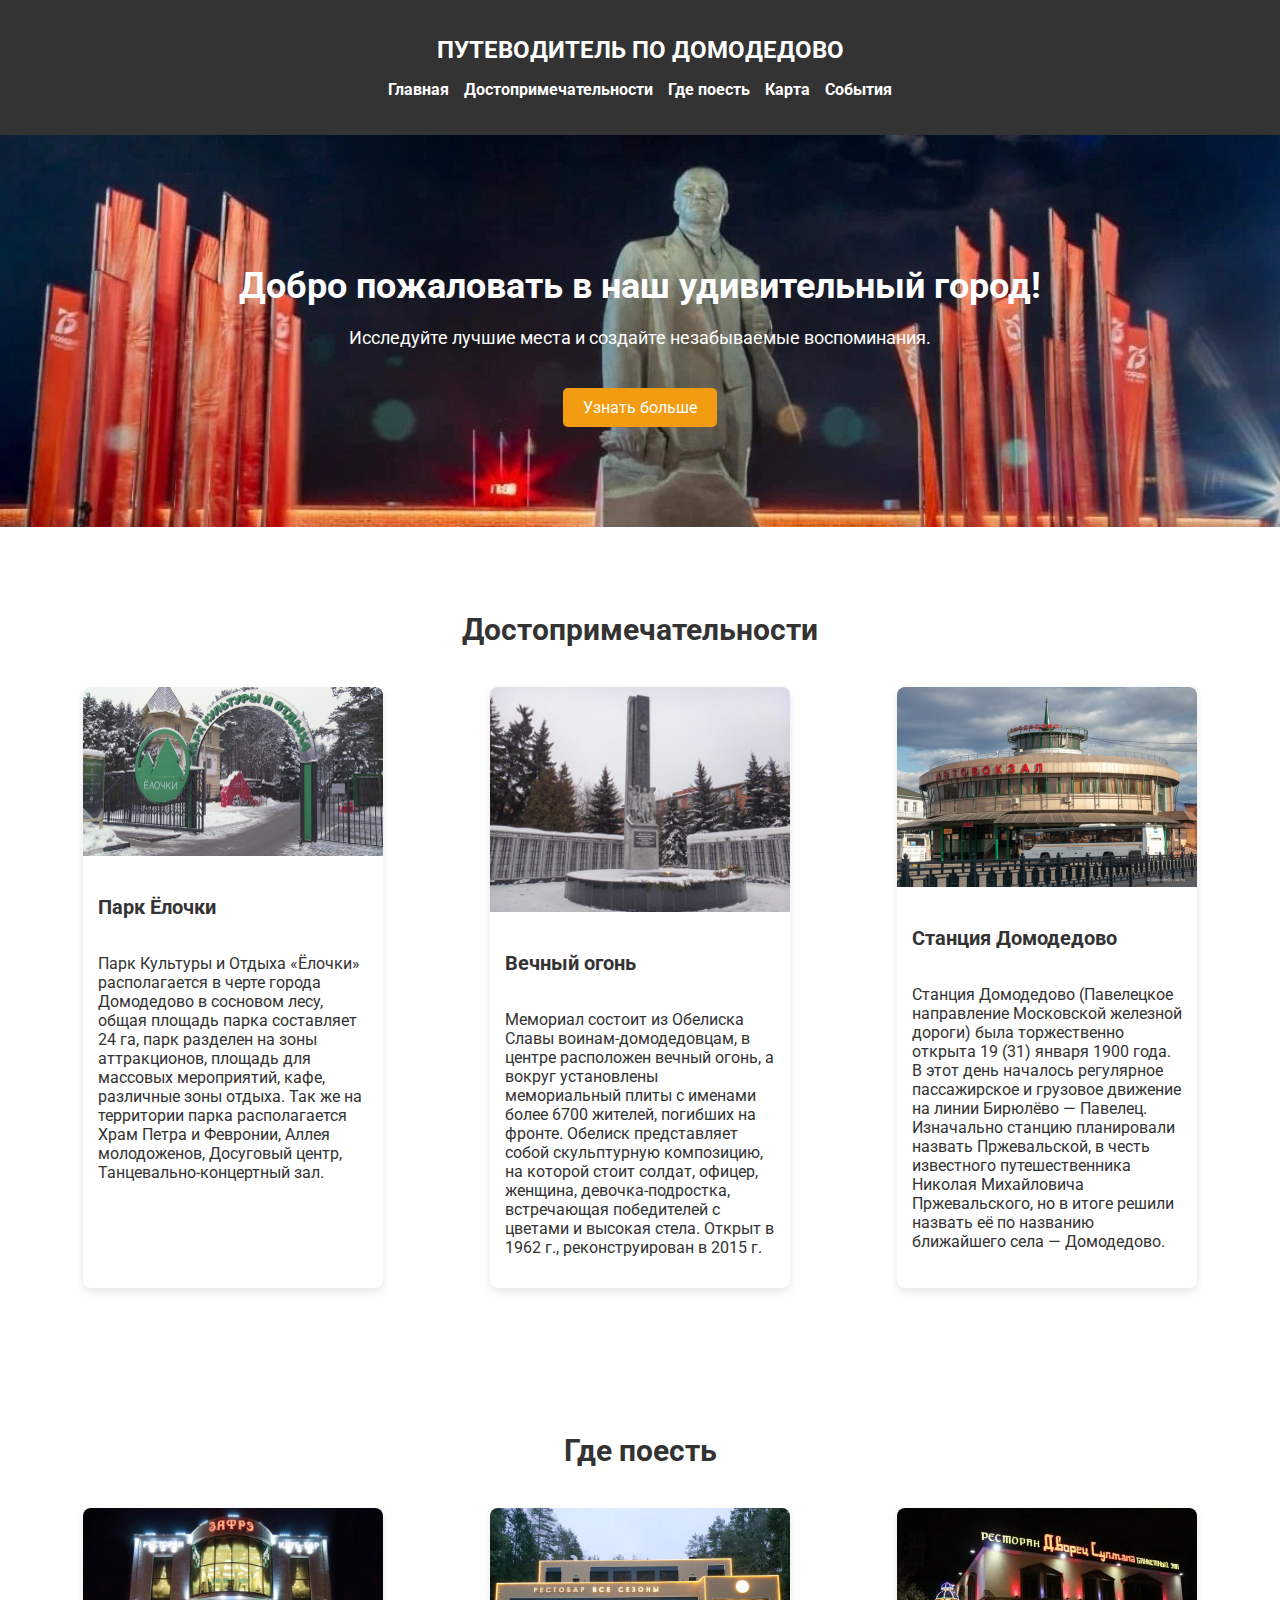
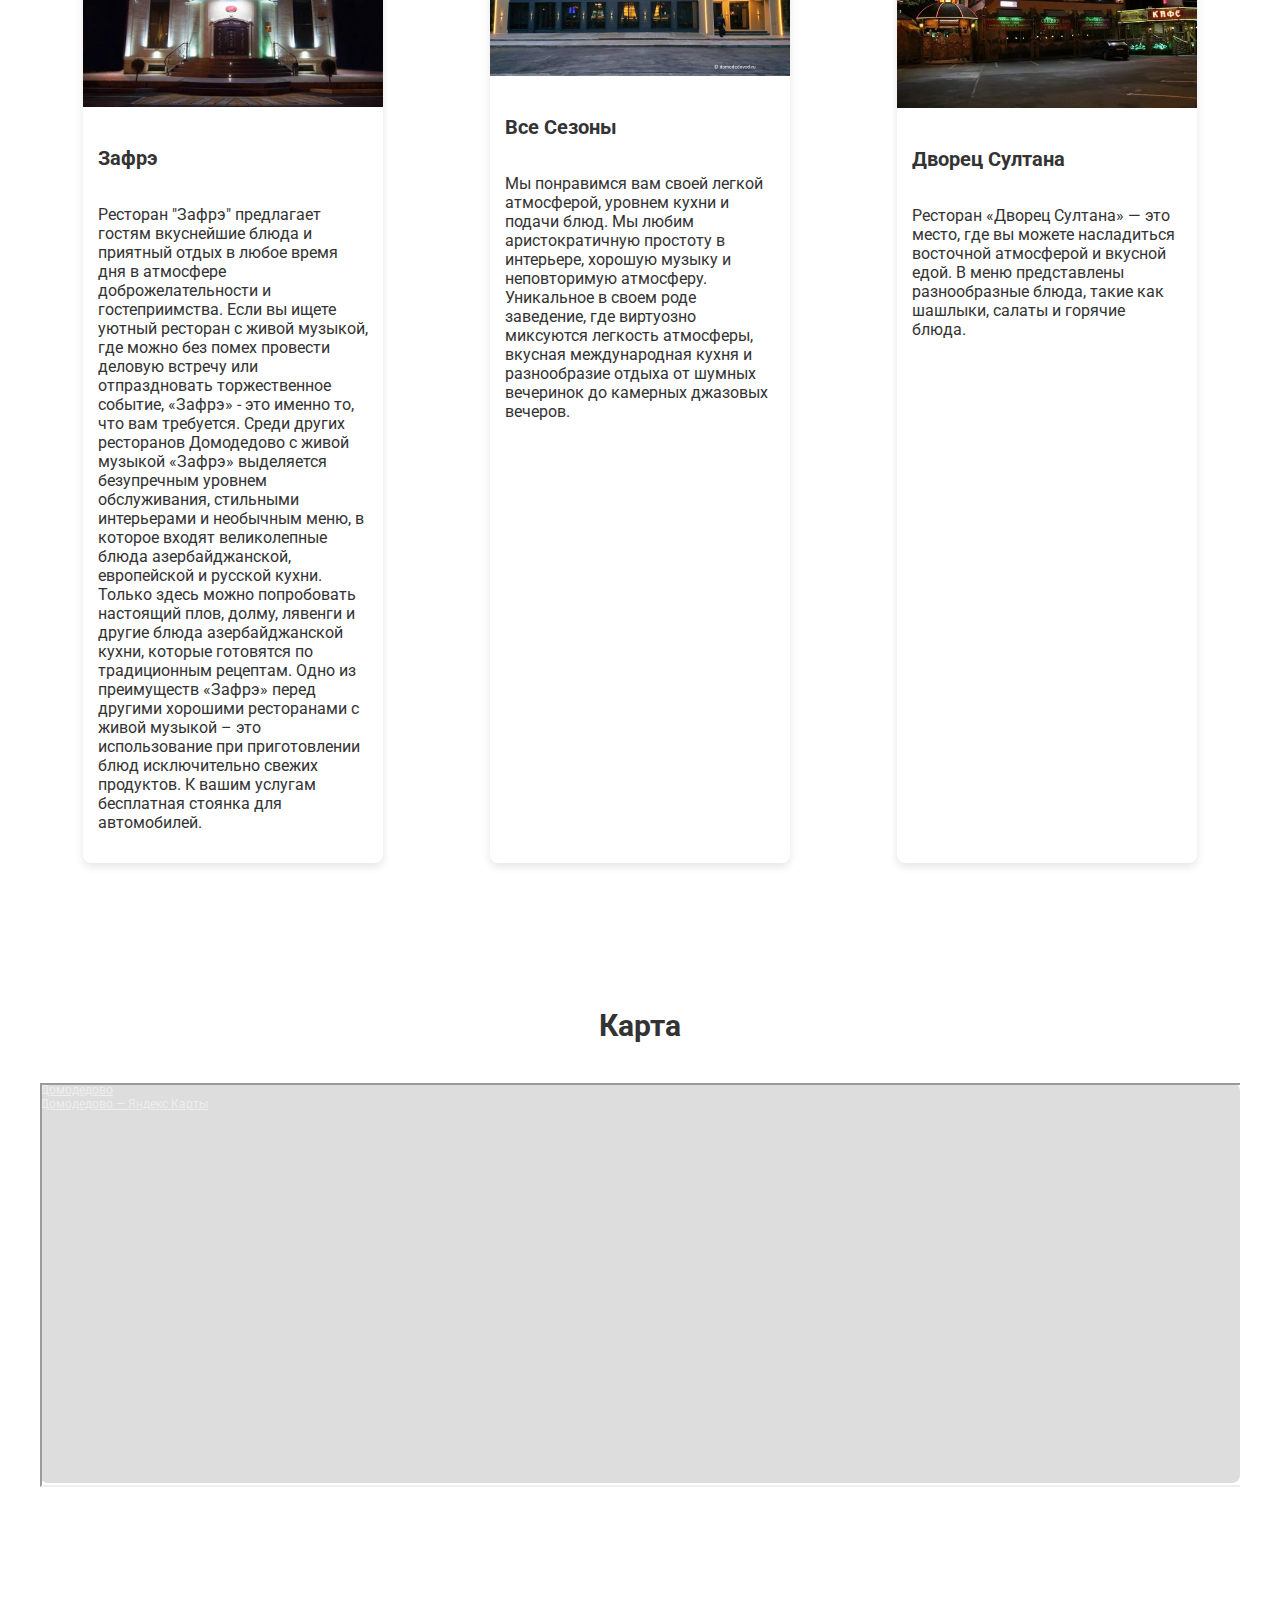
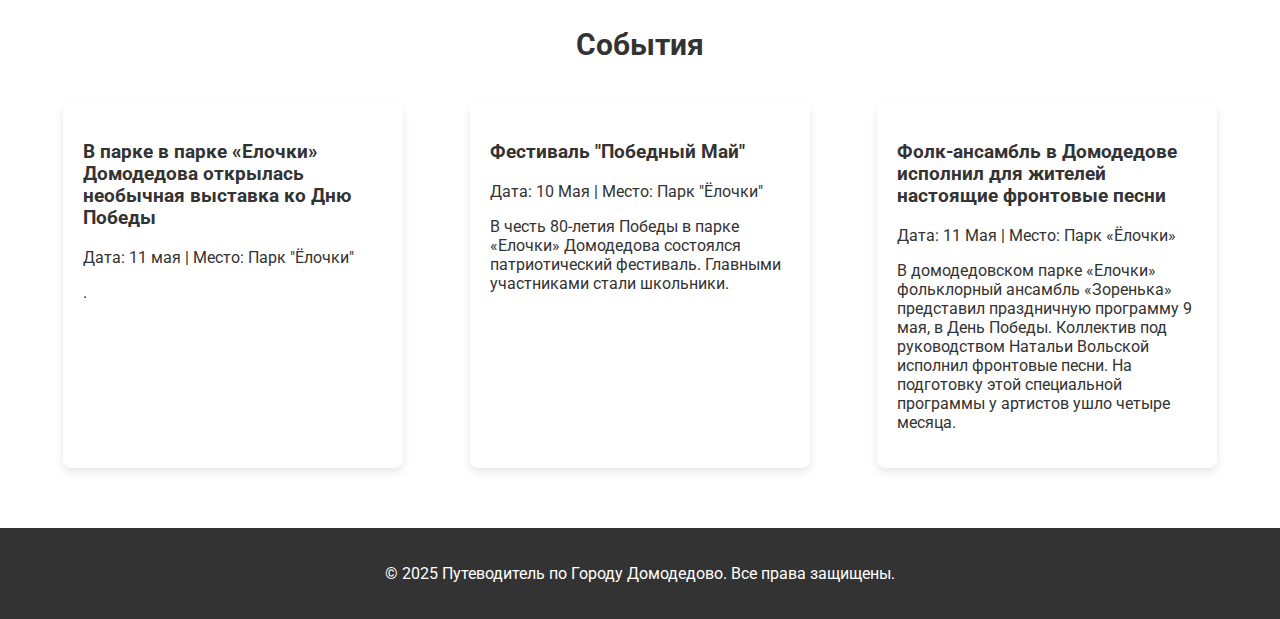
<file: index.html>
<!DOCTYPE html>
<html lang="ru">
<head>
    <meta charset="UTF-8">
    <meta name="viewport" content="width=device-width, initial-scale=1.0">
    <title>Городской Путеводитель</title>
    <link rel="stylesheet" href="styles.css">
    <link href="https://fonts.googleapis.com/css2?family=Roboto:wght@400;700&display=swap" rel="stylesheet">

</head>
<body>
    <header class="header">
        <div class="container">
            <h1 class="logo">Путеводитель по Домодедово</h1>
            <nav class="nav">
                <ul>
                    <li><a href="#">Главная</a></li>
                    <li><a href="#attractions">Достопримечательности</a></li>
                    <li><a href="#food">Где поесть</a></li>
                    <li><a href="#map">Карта</a></li>
                    <li><a href="#events">События</a></li>
                </ul>
            </nav>
        </div>
    </header>

    <main class="main-content">
        <section class="hero">
            <div class="container">
                <h2>Добро пожаловать в наш удивительный город!</h2>
                <p>Исследуйте лучшие места и создайте незабываемые воспоминания.</p>
                <a href="#attractions" class="btn">Узнать больше</a>
            </div>
        </section>

        <section id="attractions" class="section">
            <div class="container">
                <h2>Достопримечательности</h2>
                <div class="cards">
                    <div class="card">
                        <img src="Ёлочки.jpg" alt="Достопримечательность 1">
                        <h3>Парк Ёлочки</h3>
                        <p>Парк Культуры и Отдыха «Ёлочки» располагается в черте города Домодедово в сосновом лесу, общая площадь парка составляет 24 га, парк разделен на зоны аттракционов, площадь для массовых мероприятий, кафе, различные зоны отдыха. Так же на территории парка располагается Храм Петра и Февронии, Аллея молодоженов, Досуговый центр, Танцевально-концертный зал.</p>
                    </div>
                    <div class="card">
                        <img src="Fire.jpg" alt="Достопримечательность 2">
                        <h3 href="">Вечный огонь</h3>
                        <p> 
                            Мемориал состоит из Обелиска Славы воинам-домодедовцам, в центре расположен вечный огонь, а вокруг установлены мемориальный плиты с именами более 6700 жителей, погибших на фронте. Обелиск представляет собой скульптурную композицию, на которой стоит солдат, офицер, женщина, девочка-подростка, встречающая победителей с цветами и высокая стела.
                            Открыт в 1962 г., реконструирован в 2015 г.</p>
                    </div>
                    <div class="card">
                        <img src="Вокзал.jpg" alt="Достопримечательность 3">
                        <h3>Станция Домодедово</h3>
                        <p>Станция Домодедово (Павелецкое направление Московской железной дороги) была торжественно открыта 19 (31) января 1900 года. В этот день началось регулярное пассажирское и грузовое движение на линии Бирюлёво — Павелец.

                            Изначально станцию планировали назвать Пржевальской, в честь известного путешественника Николая Михайловича Пржевальского, но в итоге решили назвать её по названию ближайшего села — Домодедово.
                        </p>
                        </div>
                </div>
            </div>
        </section>

        <section id="food" class="section">
            <div class="container">
                <h2>Где поесть</h2>
                <div class="cards">
                    <div class="card">
                        <img src="Zevra.jpg" alt="Ресторан 1">
                        <h3>Зафрэ</h3>
                        <p>Ресторан "Зафрэ" предлагает гостям вкуснейшие блюда и приятный отдых в любое время дня в атмосфере доброжелательности и гостеприимства. Если вы ищете уютный ресторан с живой музыкой, где можно без помех провести деловую встречу или отпраздновать торжественное событие, «Зафрэ» - это именно то, что вам требуется.



                            Среди других ресторанов Домодедово с живой музыкой «Зафрэ» выделяется безупречным уровнем обслуживания, стильными интерьерами и необычным меню, в которое входят великолепные блюда азербайджанской, европейской и русской кухни.
                            
                            
                            
                            Только здесь можно попробовать настоящий плов, долму, лявенги и другие блюда азербайджанской кухни, которые готовятся по традиционным рецептам.
                            
                            
                            
                            Одно из преимуществ «Зафрэ» перед другими хорошими ресторанами с живой музыкой – это использование при приготовлении блюд исключительно свежих продуктов. К вашим услугам бесплатная стоянка для автомобилей.</p>
                    </div>
                    <div class="card">
                        <img src="restoran 2.jpg" alt="Ресторан 2">
                        <h3>Все Сезоны </h3> 
                        <p>Мы понравимся вам своей легкой атмосферой, уровнем кухни и подачи блюд. Мы любим аристократичную простоту в интерьере, хорошую музыку и неповторимую атмосферу. Уникальное в своем роде заведение, где виртуозно миксуются легкость атмосферы, вкусная международная кухня и разнообразие отдыха от шумных вечеринок до камерных джазовых вечеров.</p>
                    </div>
                    <div class="card">
                        <img src="i.jpg" alt="Ресторан 3">
                        <h3>Дворец Султана</h3>
                        <p>Ресторан «Дворец Султана» — это место, где вы можете насладиться восточной атмосферой и вкусной едой. В меню представлены разнообразные блюда, такие как шашлыки, салаты и горячие блюда.</p>
                    </div>
                </div>
        </section>

        <section id="map" class="section">
            <div class="container">
                <h2>Карта</h2>
                <div id="map-container">
                    <div style="position:relative;overflow:hidden;"><a href="https://yandex.ru/maps/10725/domodedovo/?utm_medium=mapframe&utm_source=maps" style="color:#eee;font-size:12px;position:absolute;top:0px;">Домодедово</a><a href="https://yandex.ru/maps/10725/domodedovo/?ll=37.772236%2C55.438070&utm_medium=mapframe&utm_source=maps&z=15.61" style="color:#eee;font-size:12px;position:absolute;top:14px;">Домодедово — Яндекс Карты</a><iframe src="https://yandex.ru/map-widget/v1/?ll=37.772236%2C55.438070&z=15.61" width="1200" height="400" frameborder="1" allowfullscreen="true" style="position:relative;"></iframe></div>
                </div>
            </div>
        </section>

        <section id="events" class="section">
            <div class="container">
                <h2>События</h2>
                <div class="events">
                    <div class="event">
                        <h3>В парке в парке «Елочки» Домодедова открылась необычная выставка ко Дню Победы</h3>
                        <p>Дата: 11 мая | Место: Парк "Ёлочки"</p>
                        <p>.</p>
                    </div>
                    <div class="event">
                        <h3>Фестиваль "Победный Май"</h3>
                        <p>Дата: 10 Мая | Место: Парк "Ёлочки"</p>
                        <p>В честь 80-летия Победы в парке «Елочки» Домодедова состоялся патриотический фестиваль. Главными участниками стали школьники.</p>
                    </div>
                    <div class="event">
                        <h3>Фолк-ансамбль в Домодедове исполнил для жителей настоящие фронтовые песни</h3>
                        <p>Дата: 11 Мая  | Место: Парк «Ёлочки»</p>
                        <p>В домодедовском парке «Елочки» фольклорный ансамбль «Зоренька» представил праздничную программу 9 мая, в День Победы. Коллектив под руководством Натальи Вольской исполнил фронтовые песни. На подготовку этой специальной программы у артистов ушло четыре месяца.</p>
                    </div>
                </div>
            </div>
        </section>

    <footer class="footer">
        <div class="container">
            <p>&copy; 2025 Путеводитель по Городу Домодедово. Все права защищены.</p>
        </div>
    </footer>
</body>
</html>
</file>
<file: styles.css>
/* styles.css */

body {
    font-family: 'Roboto', sans-serif;
    margin: 0;
    padding: 0;
    color: #333;
}

.container {
    max-width: 1200px;
    margin: 0 auto;
    padding: 0 15px;
}

.header {
    background: #333;
    color: white;
    padding: 20px 0;
}

.logo {
    font-size: 24px;
    text-transform: uppercase;
    text-align: center;
}

.nav ul {
    list-style: none;
    padding: 0;
    display: flex;
    justify-content: center;
    gap: 15px;
}

.nav a {
    color: white;
    text-decoration: none;
    font-weight: bold;
}

.nav a:hover {
    color: #f39c12;
}

.hero {           
    background: url('Ленин1.jpg') no-repeat center center/cover;
    color: rgb(255, 254, 254); /*Пофикшено*/
    text-align: center;
    padding: 100px 0;
}

.hero h2 {
    font-size: 36px;
    margin-bottom: 20px;
}

.hero p {
    font-size: 18px;
    margin-bottom: 40px;
}

.hero .btn {
    display: inline-block;
    padding: 10px 20px;
    background: #f39c12;
    color: white;
    text-decoration: none;
    border-radius: 5px;
}

.hero .btn:hover {
    background: #e67e22;
}

.section {
    padding: 60px 0;
}

.section h2 {
    text-align: center;
    font-size: 30px;
    margin-bottom: 40px;
}

.cards {
    display: flex;
    gap: 20px;
    justify-content: space-around;
    flex-wrap: wrap;
}

.card {
    background: white;
    border-radius: 8px;
    overflow: hidden;
    box-shadow: 0 4px 8px rgba(0, 0, 0, 0.1);
    max-width: 300px;
}

.card img {
    width: 100%;
    height: auto;
}

.card h3 {
    padding: 15px;
    font-size: 20px;
}

.card p {
    padding: 0 15px 15px;
}

#map-container {
    height: 400px;
    background: #ddd;
    border-radius: 8px;
}

.events {
    display: flex;
    gap: 20px;
    justify-content: space-around;
    flex-wrap: wrap;
}

.event {
    background: white;
    padding: 20px;
    border-radius: 8px;
    box-shadow: 0 4px 8px rgba(0, 0, 0, 0.1);
    max-width: 300px;
}

.contact-form {
    max-width: 500px;
    margin: 0 auto;
}

.contact-form label {
    display: block;
    margin-bottom: 5px;
}

.contact-form input,
.contact-form textarea {
    width: 100%;
    padding: 10px;
    margin-bottom: 15px;
    border: 1px solid #ccc;
    border-radius: 4px;
}

.contact-form button {
    padding: 10px 20px;
    background: #333;
    color: white;
    border: none;
    border-radius: 4px;
    cursor: pointer;
}

.contact-form button:hover {
    background: #555;
}

.footer {
    background: #333;
    color: white;
    text-align: center;
    padding: 20px 0;
}

.tools .btn { 
    display: inline-block;
    padding: 10px 20px;
    background: #d6b172;
    color: white;
    text-decoration: none;
    border-radius: 5px;
}
</file>
